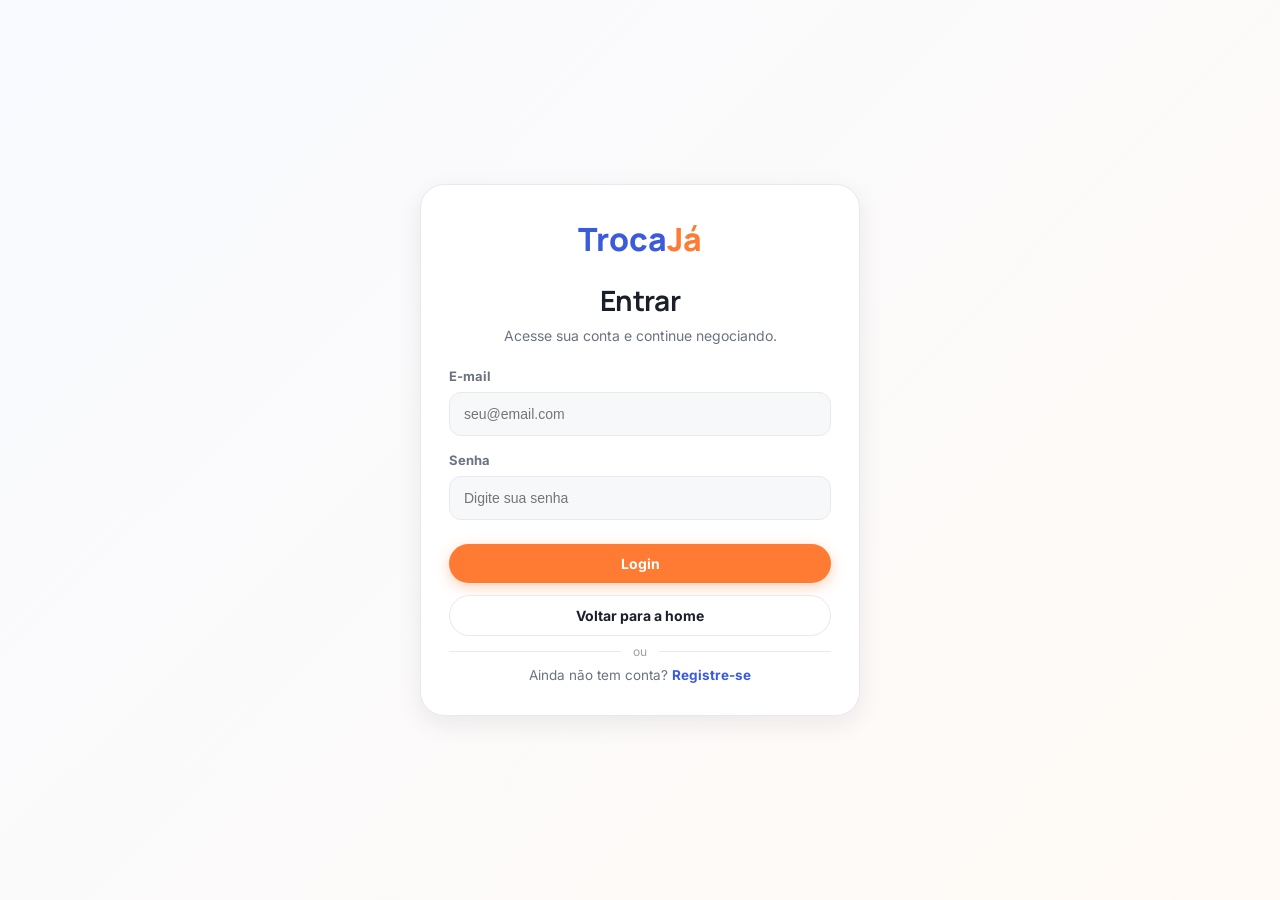
<file: ProjetoConvertido/index.html>
<!DOCTYPE html>
<html lang="pt-BR">
<head>
  <meta charset="UTF-8" />
  <meta name="viewport" content="width=device-width, initial-scale=1.0" />
  <title>TrocaJá — login</title>
  <link rel="stylesheet" href="style.css" />
</head>
<body>
  <div class="auth-shell">
    <div class="auth-card">
      <div class="auth-brand"><span class="t">Troca</span><span class="j">Já</span></div>

      <h1>Entrar</h1>
      <p class="auth-subtitle">Acesse sua conta e continue negociando.</p>

      <form class="auth-form" action="home.html" method="get">
        <div class="field-row">
          <label for="email">E-mail</label>
          <input id="email" type="email" placeholder="seu@email.com" />
        </div>

        <div class="field-row">
          <label for="password">Senha</label>
          <input id="password" type="password" placeholder="Digite sua senha" />
        </div>

        <div class="auth-actions">
          <button class="btn btn-primary btn-block" type="submit">Login</button>
          <button class="btn btn-outline btn-block auth-ghost" type="button" onclick="window.location.href='home.html'">Voltar para a home</button>
        </div>
      </form>

      <div class="auth-divider">ou</div>

      <p class="auth-link-row">
        Ainda não tem conta?
        <a href="registro.html">Registre-se</a>
      </p>
    </div>
  </div>
</body>
</html>
</file>
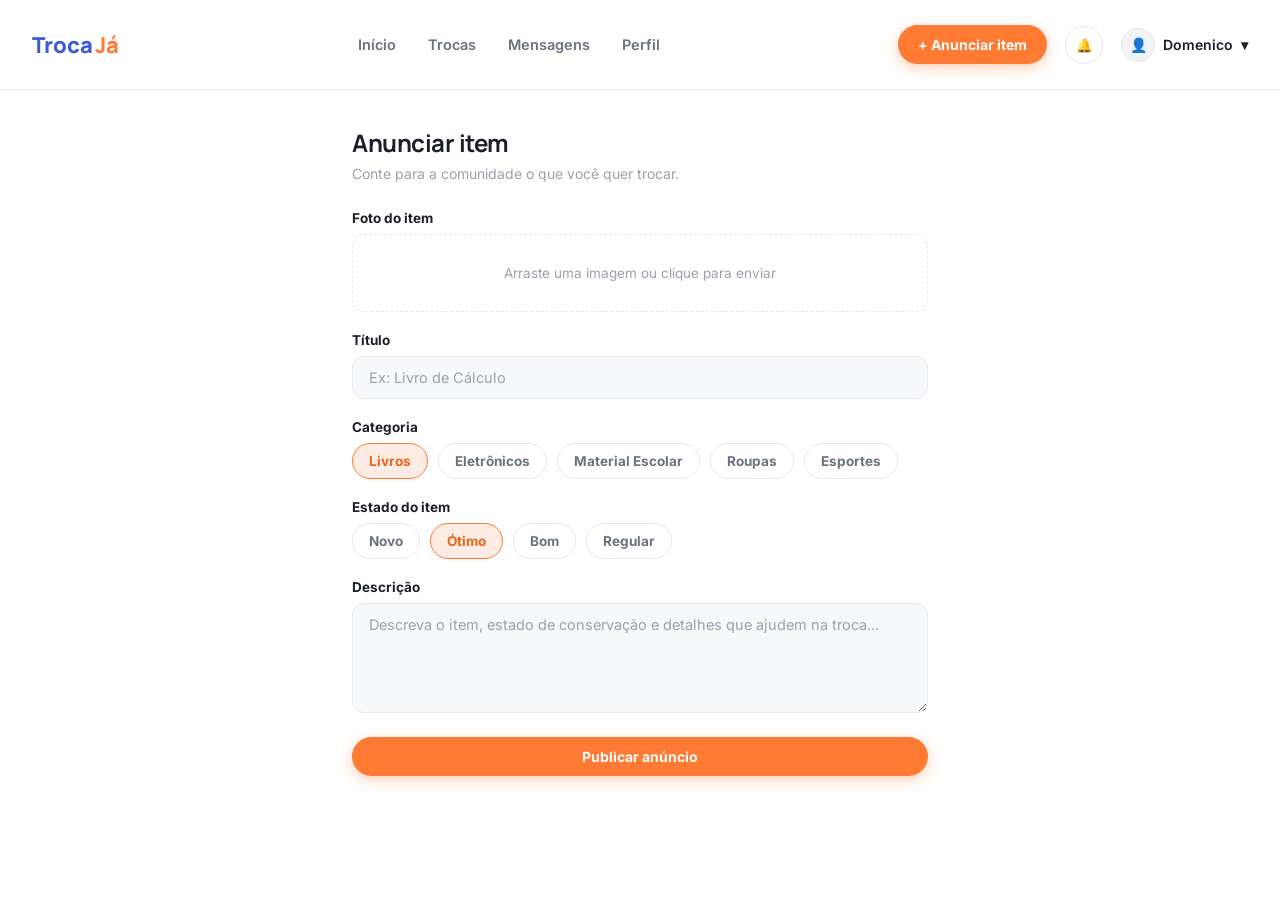
<file: ProjetoConvertido/anunciar.html>
<!DOCTYPE html>
<html lang="pt-BR">
<head>
  <meta charset="UTF-8" />
  <meta name="viewport" content="width=device-width, initial-scale=1.0" />
  <title>TrocaJá — anunciar item</title>
  <link rel="stylesheet" href="style.css" />
</head>
<body>
  <div class="app-frame">
    <header class="navbar">
      <a href="index.html" class="navbar__logo"><span class="t">Troca</span><span class="j">Já</span></a>
      <nav class="navbar__links">
        <a href="index.html">Início</a>
        <a href="trocas.html">Trocas</a>
        <a href="mensagens.html">Mensagens</a>
        <a href="perfil.html">Perfil</a>
      </nav>
      <div class="navbar__right">
        <a href="anunciar.html" class="btn btn-primary">+ Anunciar item</a>
        <button class="icon-btn" type="button" title="Notificações">🔔</button>
        <a href="perfil.html" class="user-chip"><span class="avatar avatar-icon">👤</span>Domenico <span>▾</span></a>
      </div>
    </header>

    <div class="form-wrap">
      <h2 style="font-size: 24px; margin-bottom: 6px;">Anunciar item</h2>
      <p style="color: var(--text-faint); font-size: 14px; margin-bottom: 28px;">Conte para a comunidade o que você quer trocar.</p>

      <form>
        <div class="field">
          <label>Foto do item</label>
          <div class="upload-box">Arraste uma imagem ou clique para enviar</div>
        </div>

        <div class="field">
          <label for="title">Título</label>
          <input class="input" id="title" type="text" placeholder="Ex: Livro de Cálculo" />
        </div>

        <div class="field">
          <label>Categoria</label>
          <div class="chip-select">
            <button class="opt selected" type="button">Livros</button>
            <button class="opt" type="button">Eletrônicos</button>
            <button class="opt" type="button">Material Escolar</button>
            <button class="opt" type="button">Roupas</button>
            <button class="opt" type="button">Esportes</button>
          </div>
        </div>

        <div class="field">
          <label for="condition">Estado do item</label>
          <div class="chip-select">
            <button class="opt" type="button">Novo</button>
            <button class="opt selected" type="button">Ótimo</button>
            <button class="opt" type="button">Bom</button>
            <button class="opt" type="button">Regular</button>
          </div>
        </div>

        <div class="field">
          <label for="desc">Descrição</label>
          <textarea class="input" id="desc" placeholder="Descreva o item, estado de conservação e detalhes que ajudem na troca..."></textarea>
        </div>

        <button type="submit" class="btn btn-primary btn-block">Publicar anúncio</button>
      </form>
    </div>
  </div>
</body>
</html>
</file>
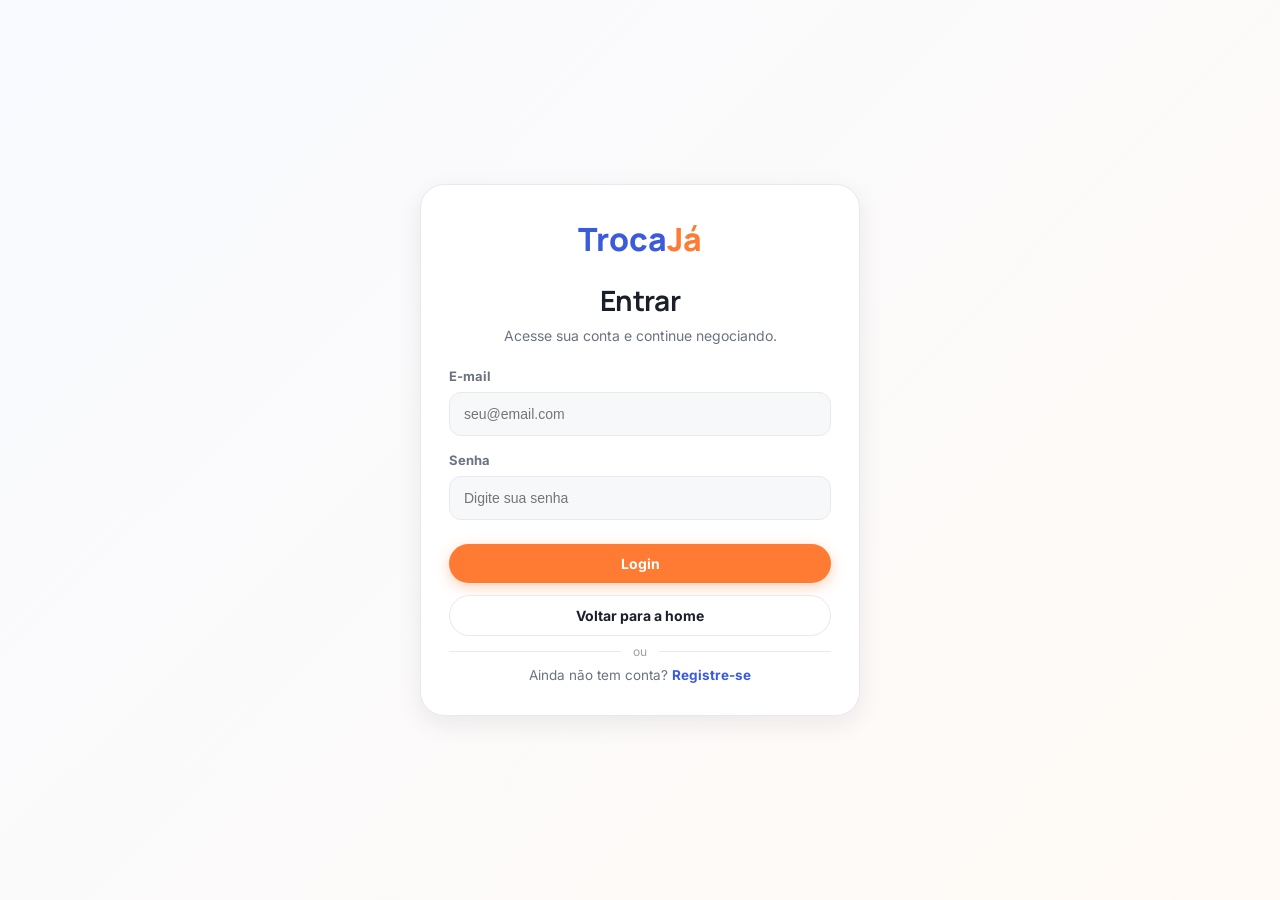
<file: ProjetoConvertido/login.html>
<!DOCTYPE html>
<html lang="pt-BR">
<head>
  <meta charset="UTF-8" />
  <meta name="viewport" content="width=device-width, initial-scale=1.0" />
  <title>TrocaJá — login</title>
  <link rel="stylesheet" href="style.css" />
</head>
<body>
  <div class="auth-shell">
    <div class="auth-card">
      <div class="auth-brand"><span class="t">Troca</span><span class="j">Já</span></div>

      <h1>Entrar</h1>
      <p class="auth-subtitle">Acesse sua conta e continue negociando.</p>

      <form class="auth-form" action="index.html" method="get">
        <div class="field-row">
          <label for="email">E-mail</label>
          <input id="email" type="email" placeholder="seu@email.com" />
        </div>

        <div class="field-row">
          <label for="password">Senha</label>
          <input id="password" type="password" placeholder="Digite sua senha" />
        </div>

        <div class="auth-actions">
          <button class="btn btn-primary btn-block" type="submit">Login</button>
          <button class="btn btn-outline btn-block auth-ghost" type="button" onclick="window.location.href='index.html'">Voltar para a home</button>
        </div>
      </form>

      <div class="auth-divider">ou</div>

      <p class="auth-link-row">
        Ainda não tem conta?
        <a href="registro.html">Registre-se</a>
      </p>
    </div>
  </div>
</body>
</html>
</file>
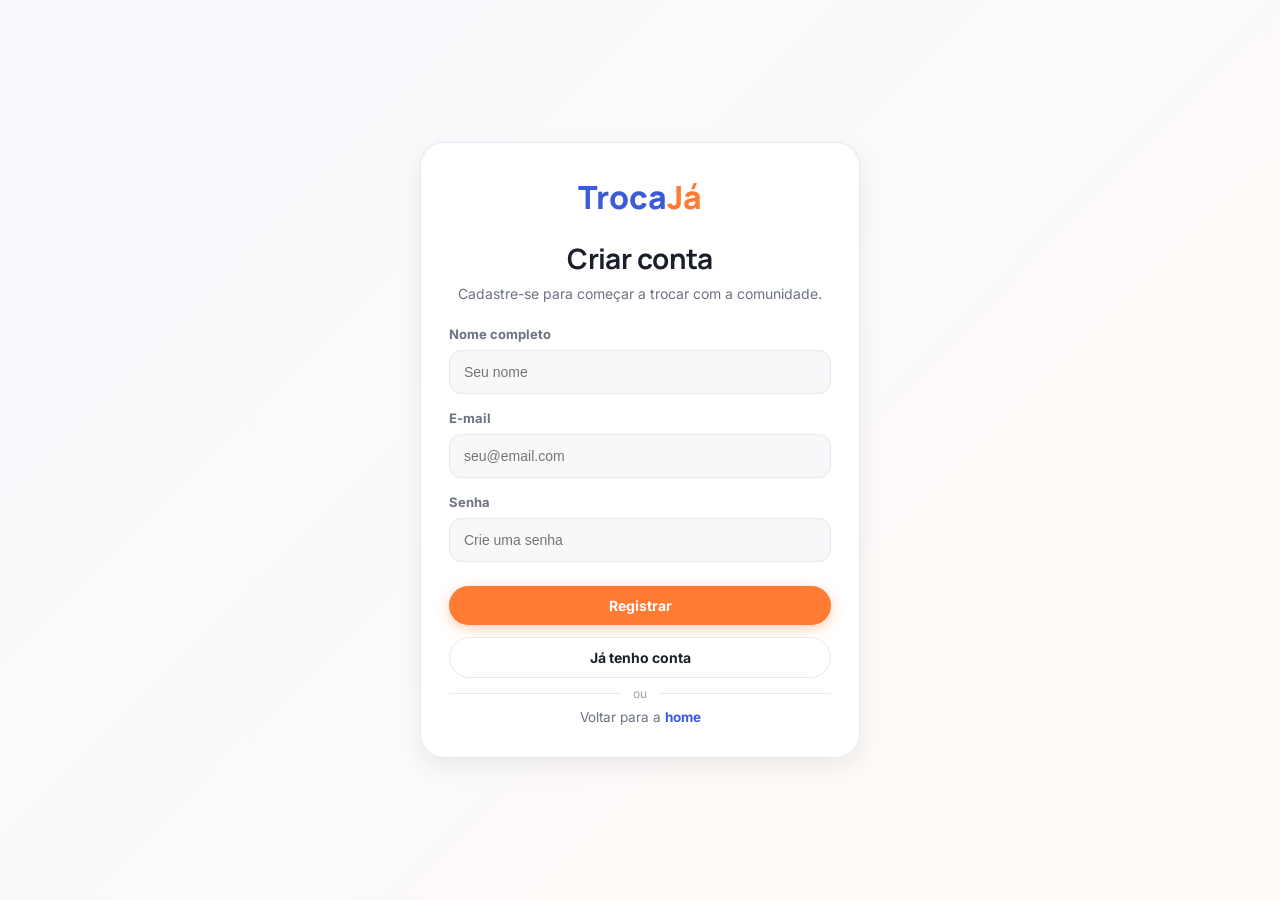
<file: ProjetoConvertido/registro.html>
<!DOCTYPE html>
<html lang="pt-BR">
<head>
  <meta charset="UTF-8" />
  <meta name="viewport" content="width=device-width, initial-scale=1.0" />
  <title>TrocaJá — registro</title>
  <link rel="stylesheet" href="style.css" />
</head>
<body>
  <div class="auth-shell">
    <div class="auth-card">
      <div class="auth-brand"><span class="t">Troca</span><span class="j">Já</span></div>

      <h1>Criar conta</h1>
      <p class="auth-subtitle">Cadastre-se para começar a trocar com a comunidade.</p>

      <form class="auth-form" action="login.html" method="get">
        <div class="field-row">
          <label for="name">Nome completo</label>
          <input id="name" type="text" placeholder="Seu nome" />
        </div>

        <div class="field-row">
          <label for="email">E-mail</label>
          <input id="email" type="email" placeholder="seu@email.com" />
        </div>

        <div class="field-row">
          <label for="password">Senha</label>
          <input id="password" type="password" placeholder="Crie uma senha" />
        </div>

        <div class="auth-actions">
          <button class="btn btn-primary btn-block" type="submit">Registrar</button>
          <button class="btn btn-outline btn-block auth-ghost" type="button" onclick="window.location.href='login.html'">Já tenho conta</button>
        </div>
      </form>

      <div class="auth-divider">ou</div>

      <p class="auth-link-row">
        Voltar para a
        <a href="index.html">home</a>
      </p>
    </div>
  </div>
</body>
</html>
</file>
<file: ProjetoConvertido/style.css>
/* ===========================================================
   TrocaJá — design system
   =========================================================== */

@import url('https://fonts.googleapis.com/css2?family=Manrope:wght@400;500;600;700;800&family=Inter:wght@400;500;600&display=swap');

:root{
  --blue: #3B5BDB;
  --blue-dark: #2F49B3;
  --orange: #FF7A33;
  --orange-dark: #E9631A;
  --orange-soft: #FDECE3;
  --blue-soft: #E7ECFE;
  --purple: #7C4DFF;
  --purple-soft: #EFE9FE;
  --green: #1E9E5A;
  --green-soft: #E9F9EF;

  --bg: #FFFFFF;
  --bg-soft: #F7F8FA;
  --bg-soft-2: #F2F3F6;
  --border: #E7E9EE;
  --text: #1B1F2A;
  --text-muted: #6B7280;
  --text-faint: #9AA1AC;

  --radius-sm: 8px;
  --radius-md: 12px;
  --radius-lg: 18px;
  --radius-full: 999px;

  --shadow-sm: 0 1px 2px rgba(20,24,36,.05);
  --shadow-md: 0 8px 24px rgba(20,24,36,.08);
  --shadow-lg: 0 20px 48px rgba(20,24,36,.14);

  --font-display: 'Manrope', 'Inter', sans-serif;
  --font-body: 'Inter', sans-serif;
}

*{ box-sizing: border-box; }
html{ scroll-behavior: smooth; }
body{
  margin: 0;
  font-family: var(--font-body);
  color: var(--text);
  background: var(--bg-soft);
  -webkit-font-smoothing: antialiased;
}
h1,h2,h3,h4{
  font-family: var(--font-display);
  margin: 0;
  letter-spacing: -0.02em;
}
p{ margin: 0; }
a{ color: inherit; text-decoration: none; }
button{ font-family: inherit; cursor: pointer; }
img{ max-width: 100%; display: block; }
ul{ list-style: none; margin: 0; padding: 0; }

:focus-visible{
  outline: 2px solid var(--blue);
  outline-offset: 2px;
}

.app-frame{
  max-width: 1280px;
  margin: 0 auto;
  background: var(--bg);
  min-height: 100vh;
  box-shadow: 0 0 0 1px var(--border);
}

.navbar{
  display: flex;
  align-items: center;
  justify-content: space-between;
  padding: 16px 32px;
  border-bottom: 1px solid var(--border);
  background: var(--bg);
  position: sticky;
  top: 0;
  z-index: 50;
}
.navbar__logo{
  font-family: var(--font-display);
  font-weight: 800;
  font-size: 22px;
  display: flex;
  align-items: center;
  gap: 2px;
}
.navbar__logo .t{ color: var(--blue); }
.navbar__logo .j{ color: var(--orange); }

.navbar__links{
  display: flex;
  gap: 32px;
  font-weight: 600;
  font-size: 14.5px;
  color: var(--text);
}
.navbar__links a{
  position: relative;
  padding-bottom: 20px;
  padding-top: 20px;
  color: var(--text-muted);
  transition: color .15s ease;
}
.navbar__links a:hover{ color: var(--text); }
.navbar__links a.active{ color: var(--text); }
.navbar__links a.active::after{
  content: '';
  position: absolute;
  left: 0; right: 0; bottom: 0;
  height: 2px;
  background: var(--orange);
  border-radius: 2px;
}

.navbar__right{
  display: flex;
  align-items: center;
  gap: 18px;
}

.btn{
  border: none;
  border-radius: var(--radius-full);
  font-weight: 700;
  font-size: 14px;
  padding: 11px 20px;
  display: inline-flex;
  align-items: center;
  gap: 8px;
  transition: transform .12s ease, box-shadow .12s ease, background .15s ease;
}
.btn:active{ transform: scale(.97); }
.btn-primary{
  background: var(--orange);
  color: #fff;
  box-shadow: 0 4px 14px rgba(255,122,51,.35);
}
.btn-primary:hover{ background: var(--orange-dark); }
.btn-outline{
  background: #fff;
  color: var(--text);
  border: 1.5px solid var(--border);
}
.btn-outline:hover{ border-color: var(--text-faint); }
.btn-block{ width: 100%; justify-content: center; }

.icon-btn{
  width: 38px; height: 38px;
  border-radius: 50%;
  display: flex; align-items: center; justify-content: center;
  border: 1px solid var(--border);
  background: #fff;
  color: var(--text-muted);
}
.user-chip{
  display: flex; align-items: center; gap: 8px;
  font-weight: 600; font-size: 14px;
  color: var(--text);
}
.avatar{
  width: 34px; height: 34px; border-radius: 50%;
  object-fit: cover;
  background: var(--bg-soft-2);
}
.avatar-icon{
  display: flex; align-items: center; justify-content: center;
  color: var(--text-faint);
  border: 1.5px solid var(--border);
}

.input{
  width: 100%;
  border: 1px solid var(--border);
  background: var(--bg-soft);
  border-radius: var(--radius-md);
  padding: 12px 16px;
  font-size: 14.5px;
  color: var(--text);
  font-family: inherit;
}
.input::placeholder{ color: var(--text-faint); }

.search-bar{
  display: flex;
  align-items: center;
  gap: 10px;
  background: var(--bg-soft);
  border: 1px solid var(--border);
  border-radius: var(--radius-md);
  padding: 4px 4px 4px 16px;
}
.search-bar input{
  flex: 1; border: none; background: transparent;
  font-size: 14.5px; padding: 12px 0; color: var(--text);
  font-family: inherit;
}
.search-bar input:focus{ outline: none; }
.search-bar .btn{ margin: 0; }

.badge{
  display: inline-flex;
  align-items: center;
  padding: 4px 10px;
  border-radius: 6px;
  font-size: 12px;
  font-weight: 700;
}
.badge-pill{ border-radius: var(--radius-full); padding: 4px 12px; }
.badge-Livro{ background: var(--orange-soft); color: var(--orange-dark); }
.badge-Material-Escolar{ background: var(--blue-soft); color: var(--blue); }
.badge-Roupas{ background: var(--orange-soft); color: var(--orange-dark); }
.badge-Eletrônico{ background: var(--purple-soft); color: var(--purple); }
.badge-Esportes{ background: var(--purple-soft); color: var(--purple); }
.badge-status{ background: var(--blue-soft); color: var(--blue); }
.badge-green{ background: var(--green-soft); color: var(--green); }

.item-grid{
  display: grid;
  grid-template-columns: repeat(auto-fill, minmax(170px, 1fr));
  gap: 20px;
}
.item-card{
  background: #fff;
  border: 1px solid var(--border);
  border-radius: var(--radius-md);
  overflow: hidden;
  transition: box-shadow .18s ease, transform .18s ease;
  display: flex;
  flex-direction: column;
}
.item-card:hover{ box-shadow: var(--shadow-md); transform: translateY(-2px); }
.item-card__img{
  position: relative;
  aspect-ratio: 1 / 1;
  background: var(--bg-soft-2);
  overflow: hidden;
}
.item-card__img img{ width: 100%; height: 100%; object-fit: cover; }
.item-card__body{
  padding: 12px 14px 14px;
  display: flex;
  flex-direction: column;
  gap: 4px;
  flex: 1;
}
.item-card__title{ font-weight: 700; font-size: 14.5px; line-height: 1.3; }
.item-card__loc{ font-size: 12.5px; color: var(--text-faint); margin-bottom: 6px; }
.item-card__footer{
  margin-top: auto;
  display: flex;
  align-items: center;
  justify-content: space-between;
}
.save-ic{
  background: none; border: none; color: var(--text-faint);
  font-size: 18px; display: flex; align-items: center; justify-content: center;
  padding: 2px;
}

.section{ padding: 36px 32px; }
.section-head{
  display: flex;
  align-items: baseline;
  justify-content: space-between;
  margin-bottom: 18px;
}
.section-head h2{ font-size: 20px; font-weight: 800; }
.section-head .see-all{
  font-size: 13.5px; font-weight: 700; color: var(--blue);
}

.cat-row{
  display: flex;
  gap: 14px;
  flex-wrap: wrap;
}
.cat-chip{
  display: flex;
  align-items: center;
  gap: 10px;
  padding: 12px 18px;
  background: #fff;
  border: 1px solid var(--border);
  border-radius: var(--radius-md);
  font-weight: 700;
  font-size: 14px;
  transition: border-color .15s ease, background .15s ease;
}
.cat-chip:hover{ border-color: var(--text-faint); background: var(--bg-soft); }
.cat-chip .ic{
  width: 30px; height: 30px; border-radius: 8px;
  display: flex; align-items: center; justify-content: center;
}
.cat-chip.active{ border-color: var(--orange); background: var(--orange-soft); color: var(--orange-dark); }

.trades-grid{
  display: grid;
  gap: 16px;
}
.trade-row{
  display: flex;
  align-items: center;
  justify-content: space-between;
  gap: 18px;
  padding: 16px 18px;
  border: 1px solid var(--border);
  border-radius: var(--radius-md);
  background: #fff;
  transition: box-shadow .18s ease, transform .18s ease;
}
.trade-row:hover{
  box-shadow: var(--shadow-sm);
  transform: translateY(-1px);
}
.pair{
  display: flex;
  align-items: center;
  gap: 12px;
  flex-shrink: 0;
}
.pair img{
  width: 58px;
  height: 58px;
  object-fit: cover;
  border-radius: 12px;
  border: 1px solid var(--border);
  background: var(--bg-soft-2);
}
.swap-ic{
  width: 28px;
  height: 28px;
  border-radius: 50%;
  background: var(--orange-soft);
  color: var(--orange-dark);
  font-weight: 800;
  display: flex;
  align-items: center;
  justify-content: center;
  flex-shrink: 0;
}
.who{
  flex: 1;
  min-width: 0;
  font-size: 14px;
  color: var(--text-muted);
}
.who strong{
  color: var(--text);
  font-weight: 800;
}

.hero{
  display: grid;
  grid-template-columns: 1.05fr 1fr;
  gap: 40px;
  align-items: center;
  padding: 48px 32px 12px;
}
.hero h1{
  font-size: 40px;
  font-weight: 800;
  line-height: 1.15;
}
.hero .accent{ color: var(--orange); }
.hero .search-bar{ margin-top: 26px; max-width: 520px; }
.hero__art{
  background: linear-gradient(150deg, #EAF0FF 0%, #FDECE3 100%);
  border-radius: var(--radius-lg);
  aspect-ratio: 16/10.5;
  display: flex;
  align-items: center;
  justify-content: center;
  position: relative;
  overflow: hidden;
}

.msg-layout{
  display: grid;
  grid-template-columns: 300px 1fr 320px;
  min-height: calc(100vh - 71px);
}
.msg-col{ border-right: 1px solid var(--border); }
.msg-col:last-child{ border-right: none; }

.conv-list{
  padding: 20px;
  display: flex;
  flex-direction: column;
  gap: 16px;
}
.conv-list h3{ font-size: 17px; font-weight: 800; }

.conv-item{
  display: flex;
  align-items: center;
  gap: 12px;
  padding: 10px 12px;
  border-radius: var(--radius-md);
  transition: background .15s ease;
}
.conv-item:hover{ background: var(--bg-soft); }
.conv-item.active{ background: var(--blue-soft); }
.conv-item img{ width: 44px; height: 44px; border-radius: 50%; object-fit: cover; flex-shrink: 0; }
.conv-item .name{ font-weight: 700; font-size: 14.5px; }
.conv-item .sub{ font-size: 12.5px; color: var(--text-faint); }

.chat-col{ display: flex; flex-direction: column; }
.chat-head{
  display: flex; align-items: center; gap: 12px;
  padding: 16px 22px; border-bottom: 1px solid var(--border);
}
.chat-head img{ width: 40px; height: 40px; border-radius: 50%; object-fit: cover; }
.chat-head .name{ font-weight: 700; font-size: 15px; }
.chat-head .sub{ font-size: 12.5px; color: var(--text-faint); }

.chat-banner{
  margin: 16px 22px 0;
  background: var(--blue-soft);
  border: 1px solid #D7E0FE;
  border-radius: var(--radius-md);
  padding: 12px 14px;
  display: flex;
  align-items: flex-start;
  gap: 10px;
  font-size: 13px;
  color: var(--blue-dark);
}
.chat-banner strong{ display: block; font-size: 13.5px; margin-bottom: 2px; }

.chat-body{
  flex: 1;
  padding: 20px 22px;
  display: flex;
  flex-direction: column;
  gap: 14px;
  overflow-y: auto;
}
.bubble-row{ display: flex; gap: 10px; align-items: flex-end; max-width: 78%; }
.bubble-row.me{ align-self: flex-end; flex-direction: row-reverse; }
.bubble-row img{ width: 26px; height: 26px; border-radius: 50%; object-fit: cover; }
.bubble{
  background: var(--bg-soft-2);
  padding: 10px 14px;
  border-radius: 14px 14px 14px 4px;
  font-size: 14px;
  line-height: 1.4;
}
.bubble-row.me .bubble{
  background: var(--blue-soft);
  border-radius: 14px 14px 4px 14px;
}
.bubble-time{
  font-size: 11px; color: var(--text-faint); margin-top: 4px; display: block;
}
.bubble-imgs{ display: flex; gap: 8px; flex-wrap: wrap; }
.bubble-imgs img.thumb{
  width: 70px; height: 70px; object-fit: cover; border-radius: 10px;
  border: 1px solid var(--border);
}

.chat-input-row{
  display: flex; align-items: center; gap: 10px;
  padding: 16px 22px; border-top: 1px solid var(--border);
}
.chat-input-row input{
  flex: 1; border: 1px solid var(--border); background: var(--bg-soft);
  border-radius: var(--radius-full); padding: 12px 18px; font-size: 14px;
  font-family: inherit;
}
.chat-input-row .send{
  width: 42px; height: 42px; border-radius: 50%;
  background: var(--orange); color: #fff; border: none;
  display: flex; align-items: center; justify-content: center; flex-shrink: 0;
}

.trade-panel{ padding: 20px; display: flex; flex-direction: column; gap: 18px; }
.trade-panel h3{ font-size: 17px; font-weight: 800; }
.trade-panel h4{ font-size: 12.5px; font-weight: 700; color: var(--text-faint); text-transform: uppercase; letter-spacing: .04em; }
.trade-item{
  display: flex; gap: 12px; align-items: center;
  border: 1px solid var(--border); border-radius: var(--radius-md);
  padding: 10px; margin-top: 8px;
}
.trade-item img{ width: 54px; height: 54px; border-radius: 8px; object-fit: cover; flex-shrink: 0; background: var(--bg-soft-2); }
.trade-item .t{ font-weight: 700; font-size: 14px; }
.trade-info{
  background: var(--blue-soft);
  border: 1px solid #D7E0FE;
  border-radius: var(--radius-md);
  padding: 12px 14px;
  font-size: 12.5px;
  color: var(--blue-dark);
  display: flex; gap: 8px;
}

.detail-wrap{
  display: grid;
  grid-template-columns: 1fr 1fr;
  gap: 44px;
  padding: 28px 32px 10px;
}
.back-link{
  display: flex; align-items: center; gap: 6px;
  font-weight: 700; font-size: 13.5px; color: var(--text-muted);
  padding: 20px 32px 0;
}
.detail-main-img{
  border-radius: var(--radius-lg);
  overflow: hidden;
  aspect-ratio: 4/3.3;
  background: var(--bg-soft-2);
  position: relative;
}
.detail-main-img img{ width: 100%; height: 100%; object-fit: cover; }
.detail-main-img .save{
  position: absolute; top: 14px; right: 14px;
  width: 38px; height: 38px; border-radius: 50%;
  background: rgba(255,255,255,.95); border: none;
  display: flex; align-items: center; justify-content: center;
  color: var(--text-muted);
}
.detail-thumbs{ display: flex; align-items: center; gap: 10px; margin-top: 14px; }
.detail-thumbs .thumb{
  width: 56px; height: 56px; border-radius: 10px; object-fit: cover;
  border: 1.5px solid transparent; cursor: pointer; background: var(--bg-soft-2);
}
.detail-thumbs .thumb.active{ border-color: var(--orange); }
.detail-thumbs .next{
  width: 30px; height: 30px; border-radius: 50%;
  border: 1px solid var(--border); background: #fff;
  display: flex; align-items: center; justify-content: center;
  color: var(--text-muted); margin-left: 4px;
}

.detail-info h1{ font-size: 26px; font-weight: 800; margin-bottom: 10px; }
.detail-owner{
  display: flex; align-items: center; gap: 10px;
  margin: 14px 0 16px;
}
.detail-owner img{ width: 42px; height: 42px; border-radius: 50%; object-fit: cover; }
.detail-owner .name{ font-weight: 700; font-size: 14.5px; }
.detail-owner .loc{ font-size: 12.5px; color: var(--text-faint); }
.detail-desc{ font-size: 14.5px; line-height: 1.6; color: var(--text); margin-bottom: 18px; }
.detail-cond{
  display: flex; align-items: center; gap: 8px;
  font-size: 13.5px; font-weight: 700; color: var(--text-muted);
  margin-bottom: 22px;
}
.detail-actions{ display: flex; gap: 12px; }
.detail-actions .btn{ flex: 1; }

.profile-hero{
  display: flex; align-items: center; gap: 22px;
  padding: 40px 32px; border-bottom: 1px solid var(--border);
}
.profile-hero img{ width: 84px; height: 84px; border-radius: 50%; object-fit: cover; }
.profile-hero h2{ font-size: 22px; font-weight: 800; }
.profile-hero .loc{ color: var(--text-faint); font-size: 13.5px; margin-top: 4px; }
.profile-stats{ display: flex; gap: 28px; margin-top: 14px; }
.profile-stats div{ font-size: 13px; color: var(--text-muted); }
.profile-stats strong{ display: block; font-size: 18px; color: var(--text); font-family: var(--font-display); }

.form-wrap{ max-width: 640px; margin: 0 auto; padding: 36px 32px 60px; }
.field{ margin-bottom: 20px; }
.field label{ display: block; font-weight: 700; font-size: 13.5px; margin-bottom: 8px; }
.field textarea{ min-height: 110px; resize: vertical; font-family: inherit; }
.chip-select{ display: flex; flex-wrap: wrap; gap: 10px; }
.chip-select .opt{
  padding: 9px 16px; border-radius: var(--radius-full); border: 1.5px solid var(--border);
  font-size: 13.5px; font-weight: 700; background: #fff; color: var(--text-muted);
}
.chip-select .opt.selected{ border-color: var(--orange); background: var(--orange-soft); color: var(--orange-dark); }
.upload-box{
  border: 1.5px dashed var(--border); border-radius: var(--radius-md);
  padding: 30px; text-align: center; color: var(--text-faint); font-size: 13.5px;
}

.auth-shell{
  min-height: 100vh;
  display: grid;
  place-items: center;
  padding: 32px 18px;
  background: linear-gradient(135deg, #f8faff 0%, #fffaf5 100%);
}
.auth-card{
  width: min(100%, 440px);
  background: #fff;
  border: 1px solid var(--border);
  border-radius: 24px;
  box-shadow: var(--shadow-md);
  padding: 32px 28px;
}
.auth-brand{ 
  display: flex;
  align-items: center;
  justify-content: center;
  margin-bottom: 20px;
  font-family: var(--font-display);
  font-size: 32px;
  font-weight: 800;
}
.auth-brand .t{ color: var(--blue); }
.auth-brand .j{ color: var(--orange); }
.auth-card h1{
  font-size: 28px;
  margin-bottom: 8px;
  text-align: center;
}
.auth-subtitle{
  color: var(--text-muted);
  text-align: center;
  margin-bottom: 24px;
  font-size: 14px;
}
.auth-form{
  display: flex;
  flex-direction: column;
  gap: 16px;
}
.field-row{
  display: flex;
  flex-direction: column;
  gap: 8px;
}
.field-row label{
  font-size: 13px;
  font-weight: 700;
  color: var(--text-muted);
}
.field-row input{
  width: 100%;
  border: 1px solid var(--border);
  border-radius: 12px;
  padding: 13px 14px;
  font-size: 14px;
  background: var(--bg-soft);
  color: var(--text);
}
.field-row input:focus{
  outline: none;
  border-color: var(--blue);
  box-shadow: 0 0 0 3px rgba(59, 91, 219, 0.08);
}
.auth-actions{
  display: flex;
  flex-direction: column;
  gap: 12px;
  margin-top: 8px;
}
.auth-link-row{
  text-align: center;
  font-size: 13.5px;
  color: var(--text-muted);
}
.auth-link-row a{
  color: var(--blue);
  font-weight: 700;
}
.auth-divider{
  display: flex;
  align-items: center;
  gap: 12px;
  color: var(--text-faint);
  font-size: 12px;
  margin: 8px 0;
}
.auth-divider::before,
.auth-divider::after{
  content: "";
  flex: 1;
  height: 1px;
  background: var(--border);
}
.auth-ghost{
  background: #fff;
  border: 1.5px solid var(--border);
  color: var(--text);
}

.footer-space{ height: 12px; }

@media (max-width: 980px){
  .msg-layout{ grid-template-columns: 1fr; }
  .detail-wrap{ grid-template-columns: 1fr; }
  .hero{ grid-template-columns: 1fr; }
  .navbar__links{ display: none; }
}

@media (max-width: 640px){
  .trade-row{
    flex-direction: column;
    align-items: flex-start;
  }
  .pair{
    width: 100%;
    justify-content: center;
  }
  .who{
    width: 100%;
  }
}
</file>
